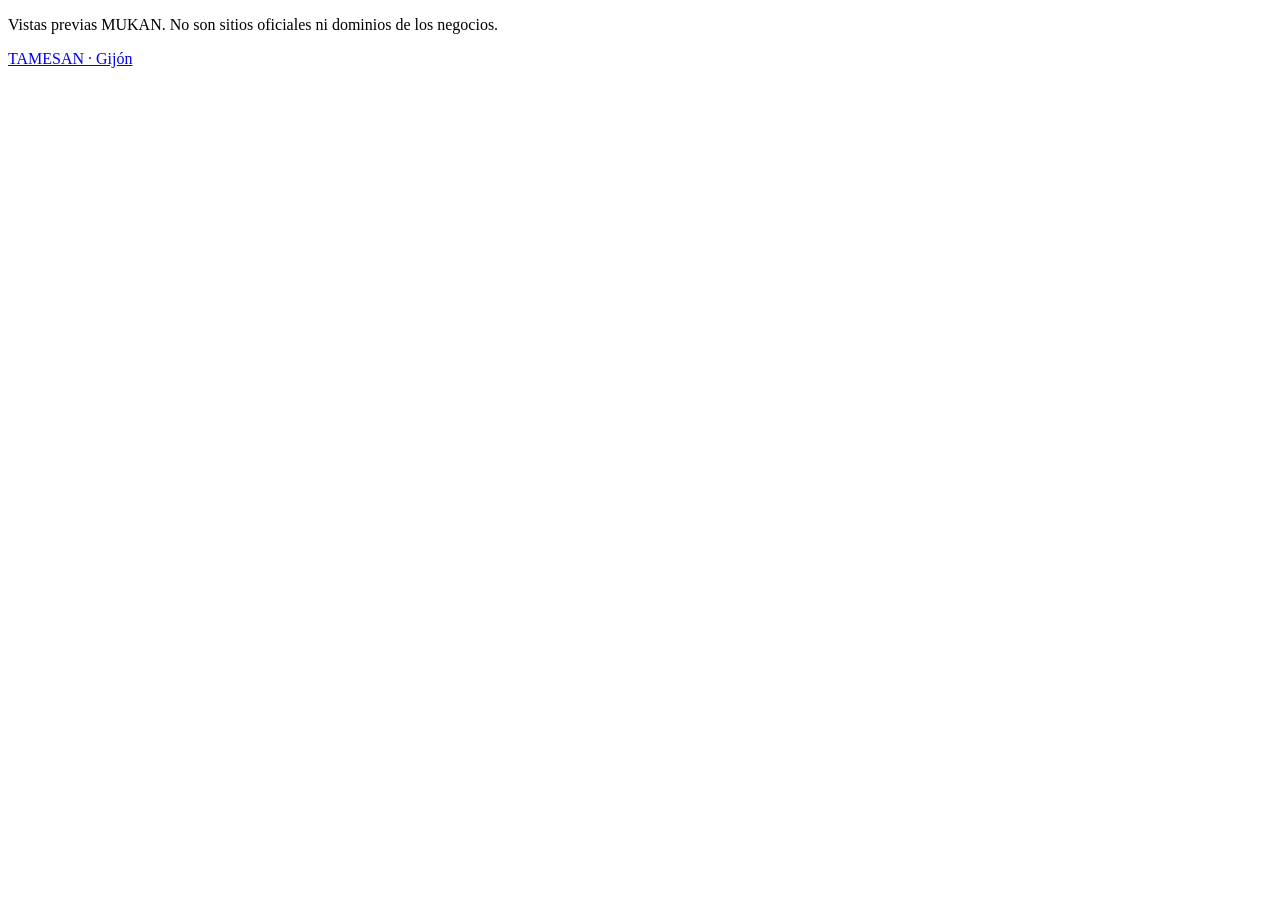
<file: index.html>
<!doctype html>
<html lang="es">
<head>
  <meta charset="utf-8" />
  <meta name="viewport" content="width=device-width, initial-scale=1" />
  <meta name="robots" content="noindex, nofollow" />
  <title>MUKAN · vistas previas</title>
</head>
<body>
  <p>Vistas previas MUKAN. No son sitios oficiales ni dominios de los negocios.</p>
  <p><a href="./tamesan/">TAMESAN · Gijón</a></p>
</body>
</html>
</file>
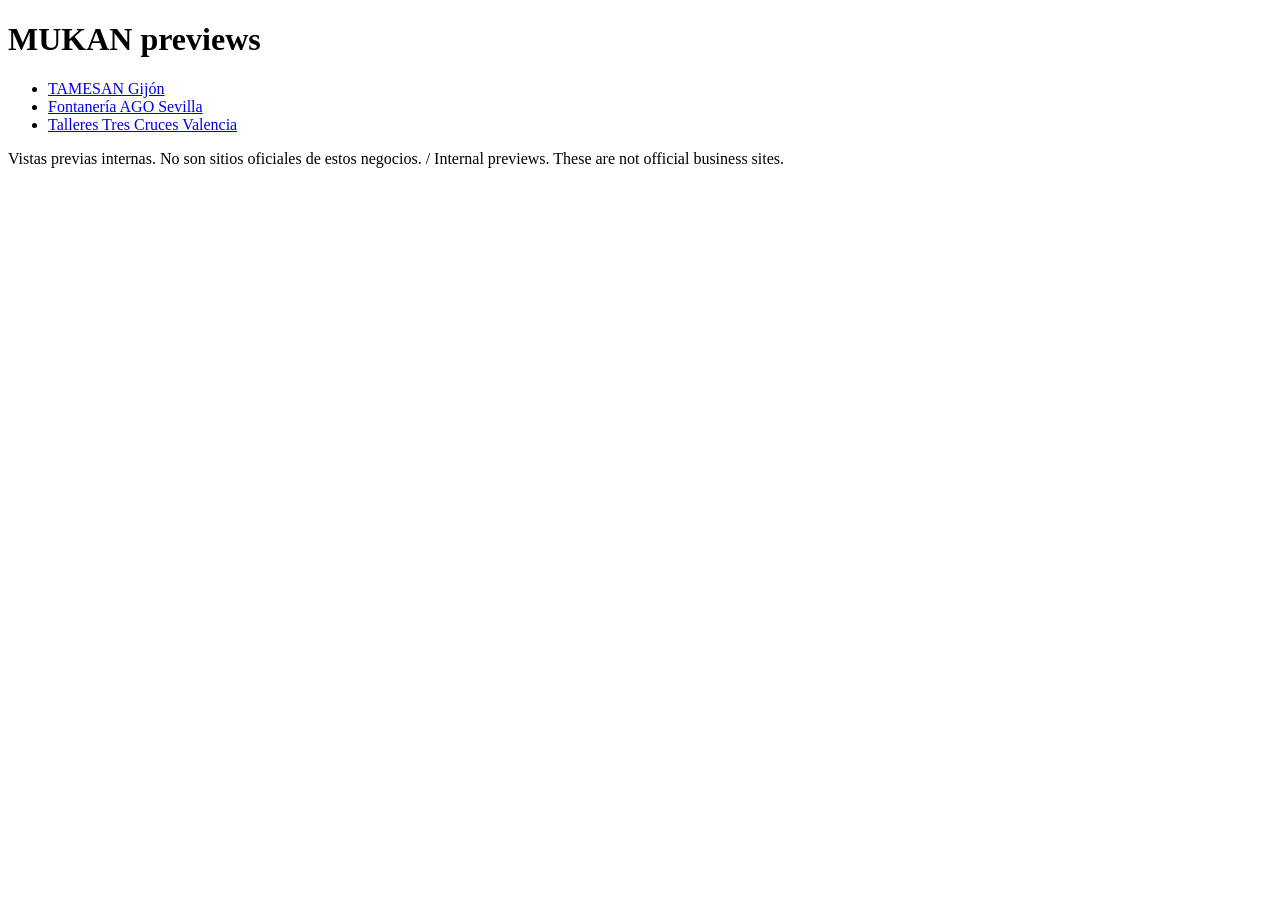
<file: docs/index.html>
<!doctype html>
<html lang="es">
  <head>
    <meta charset="utf-8" />
    <meta name="viewport" content="width=device-width, initial-scale=1" />
    <meta name="robots" content="noindex, nofollow" />
    <title>MUKAN previews</title>
  </head>
  <body>
    <h1>MUKAN previews</h1>
    <ul>
      <li><a href="./tamesan/">TAMESAN Gijón</a></li>
      <li><a href="./ago/">Fontanería AGO Sevilla</a></li>
      <li><a href="./tres-cruces/">Talleres Tres Cruces Valencia</a></li>
    </ul>
    <p>
      Vistas previas internas. No son sitios oficiales de estos negocios. /
      Internal previews. These are not official business sites.
    </p>
  </body>
</html>
</file>
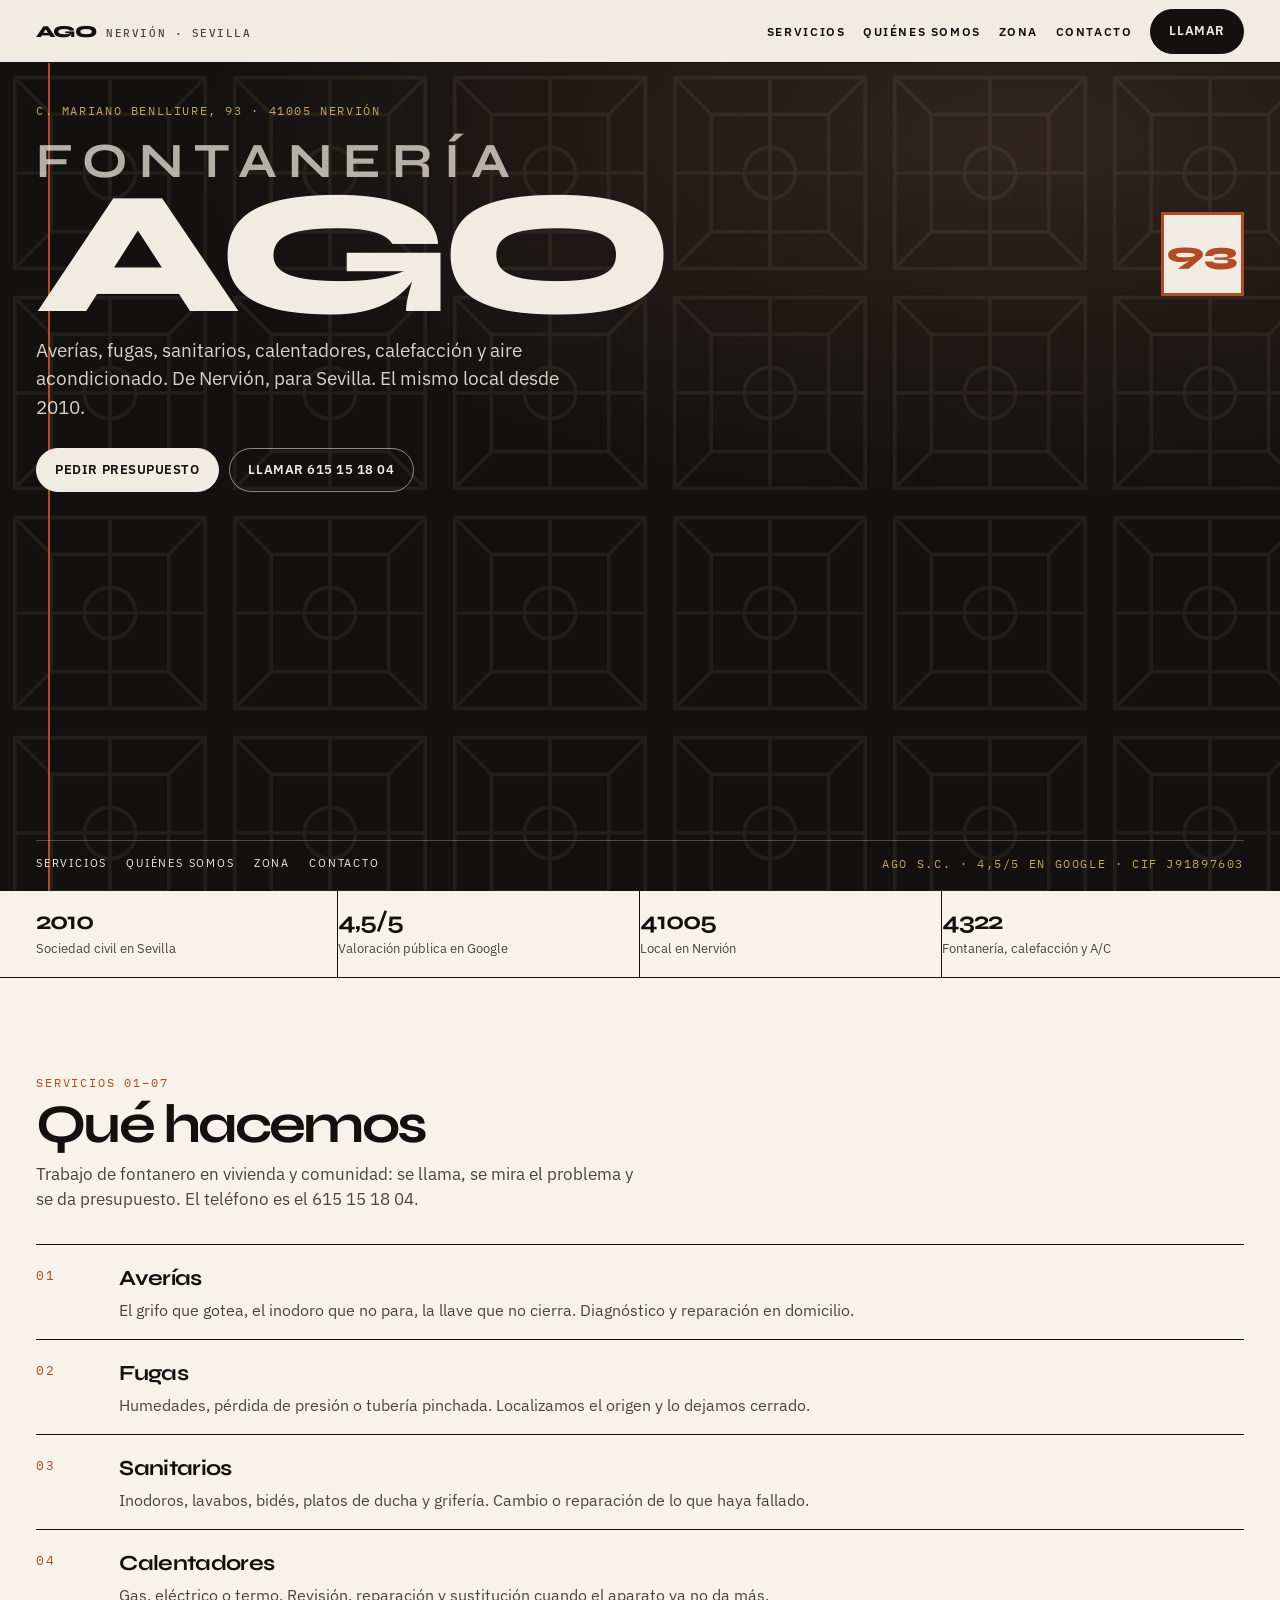
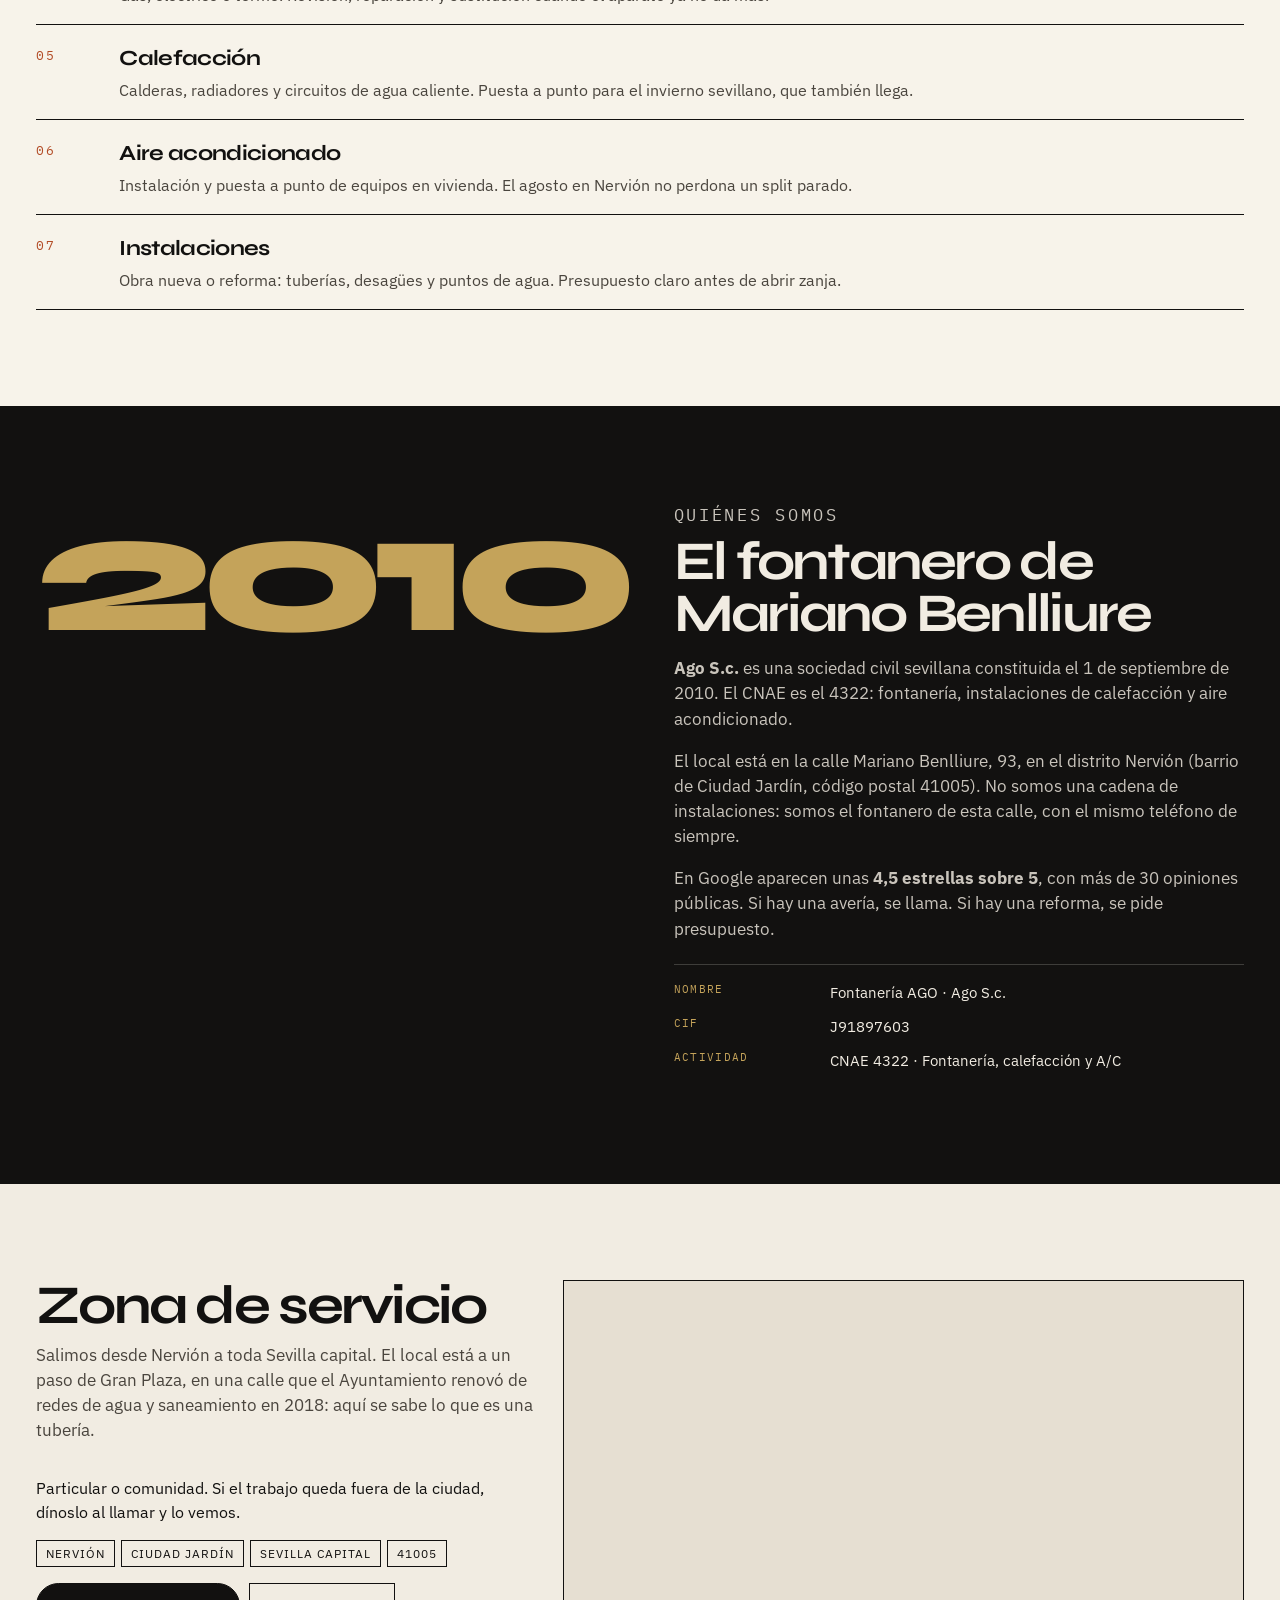
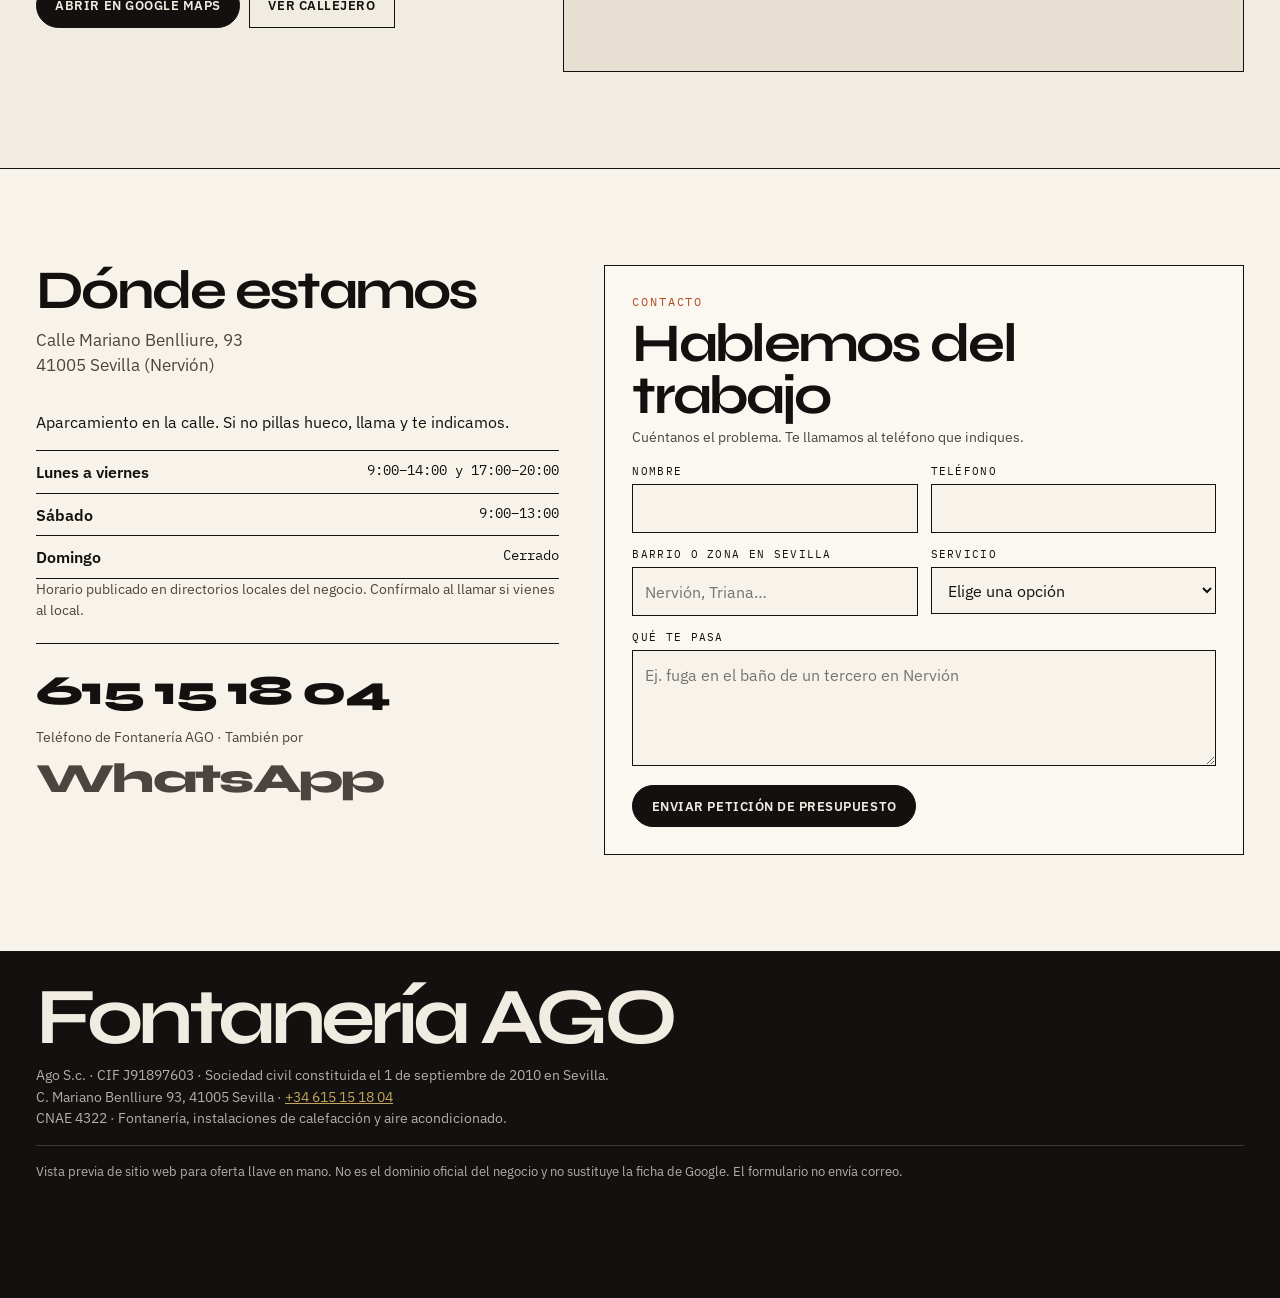
<file: docs/ago/index.html>
<!DOCTYPE html>
<html lang="es-ES">
  <head>
    <meta charset="UTF-8" />
    <meta name="viewport" content="width=device-width, initial-scale=1" />
    <meta name="robots" content="noindex, nofollow" />
    <title>Fontanería AGO · Fontanero en Nervión, Sevilla</title>
    <meta
      name="description"
      content="Fontanería AGO (Ago S.c.), fontanero en C. Mariano Benlliure 93, Nervión, Sevilla. Averías, fugas, sanitarios, calentadores, calefacción y aire acondicionado. Desde 2010."
    />
    <link rel="icon" href="./favicon.svg" type="image/svg+xml" />
    <link rel="preconnect" href="https://fonts.googleapis.com" />
    <link rel="preconnect" href="https://fonts.gstatic.com" crossorigin />
    <link
      href="https://fonts.googleapis.com/css2?family=IBM+Plex+Mono:wght@400;500&family=IBM+Plex+Sans:wght@400;500;600;700&family=Syne:wght@600;700;800&display=swap"
      rel="stylesheet"
    />
    <script type="application/ld+json">
      {
        "@context": "https://schema.org",
        "@type": "Plumber",
        "name": "Fontanería AGO",
        "legalName": "Ago S.c.",
        "taxID": "J91897603",
        "foundingDate": "2010-09-01",
        "telephone": "+34615151804",
        "address": {
          "@type": "PostalAddress",
          "streetAddress": "Calle Mariano Benlliure 93",
          "addressLocality": "Sevilla",
          "addressRegion": "Andalucía",
          "postalCode": "41005",
          "addressCountry": "ES"
        },
        "geo": {
          "@type": "GeoCoordinates",
          "latitude": 37.38289,
          "longitude": -5.96246
        },
        "areaServed": {
          "@type": "City",
          "name": "Sevilla"
        },
        "openingHoursSpecification": [
          {
            "@type": "OpeningHoursSpecification",
            "dayOfWeek": ["Monday", "Tuesday", "Wednesday", "Thursday", "Friday"],
            "opens": "09:00",
            "closes": "14:00"
          },
          {
            "@type": "OpeningHoursSpecification",
            "dayOfWeek": ["Monday", "Tuesday", "Wednesday", "Thursday", "Friday"],
            "opens": "17:00",
            "closes": "20:00"
          },
          {
            "@type": "OpeningHoursSpecification",
            "dayOfWeek": "Saturday",
            "opens": "09:00",
            "closes": "13:00"
          }
        ],
        "aggregateRating": {
          "@type": "AggregateRating",
          "ratingValue": "4.5",
          "bestRating": "5",
          "reviewCount": "30"
        },
        "priceRange": "€€"
      }
    </script>
    <script type="module" crossorigin src="./assets/index-B45Kk5ba.js"></script>
    <link rel="stylesheet" crossorigin href="./assets/index-OzgDUflW.css">
  </head>
  <body>
    <a class="skip" href="index.html#contenido">Saltar al contenido</a>

    <header class="site-header">
      <div class="wrap">
        <a class="brand" href="index.html#inicio">AGO <span>Nervión · Sevilla</span></a>
        <button class="nav-toggle" type="button" aria-expanded="false" aria-controls="menu" aria-label="Abrir menú">
          <span></span><span></span><span></span>
        </button>
        <nav class="nav" id="menu">
          <a href="index.html#servicios">Servicios</a>
          <a href="index.html#quienes">Quiénes somos</a>
          <a href="index.html#zona">Zona</a>
          <a href="index.html#contacto">Contacto</a>
          <a class="btn" href="tel:+34615151804">Llamar</a>
        </nav>
      </div>
    </header>

    <main id="contenido">
      <section class="hero" id="inicio">
        <div class="hero-rail" aria-hidden="true"></div>
        <div class="plaque" aria-hidden="true">93</div>
        <div>
          <p class="hero-kicker">C. Mariano Benlliure, 93 · 41005 Nervión</p>
          <h1><span>FONTANERÍA</span>AGO</h1>
          <p class="lede">
            Averías, fugas, sanitarios, calentadores, calefacción y aire acondicionado.
            De Nervión, para Sevilla. El mismo local desde 2010.
          </p>
          <div class="hero-actions">
            <a class="btn" href="index.html#contacto">Pedir presupuesto</a>
            <a class="btn btn-ghost" href="tel:+34615151804">Llamar 615 15 18 04</a>
          </div>
        </div>
        <div class="hero-dock">
          <nav aria-label="En el sitio">
            <a href="index.html#servicios">Servicios</a>
            <a href="index.html#quienes">Quiénes somos</a>
            <a href="index.html#zona">Zona</a>
            <a href="index.html#contacto">Contacto</a>
          </nav>
          <p class="hero-caption">Ago S.c. · 4,5/5 en Google · CIF J91897603</p>
        </div>
      </section>

      <section class="trust" aria-label="Datos del negocio">
        <div class="wrap">
          <ul>
            <li><strong>2010</strong><span>Sociedad civil en Sevilla</span></li>
            <li><strong>4,5/5</strong><span>Valoración pública en Google</span></li>
            <li><strong>41005</strong><span>Local en Nervión</span></li>
            <li><strong>4322</strong><span>Fontanería, calefacción y A/C</span></li>
          </ul>
        </div>
      </section>

      <section class="section services" id="servicios">
        <div class="wrap">
          <p class="kicker">Servicios 01–07</p>
          <h2>Qué hacemos</h2>
          <p class="section-lead">
            Trabajo de fontanero en vivienda y comunidad: se llama, se mira el problema y se da presupuesto.
            El teléfono es el 615 15 18 04.
          </p>
          <ol class="service-index">
            <li>
              <span class="idx">01</span>
              <div>
                <h3>Averías</h3>
                <p>El grifo que gotea, el inodoro que no para, la llave que no cierra. Diagnóstico y reparación en domicilio.</p>
              </div>
            </li>
            <li>
              <span class="idx">02</span>
              <div>
                <h3>Fugas</h3>
                <p>Humedades, pérdida de presión o tubería pinchada. Localizamos el origen y lo dejamos cerrado.</p>
              </div>
            </li>
            <li>
              <span class="idx">03</span>
              <div>
                <h3>Sanitarios</h3>
                <p>Inodoros, lavabos, bidés, platos de ducha y grifería. Cambio o reparación de lo que haya fallado.</p>
              </div>
            </li>
            <li>
              <span class="idx">04</span>
              <div>
                <h3>Calentadores</h3>
                <p>Gas, eléctrico o termo. Revisión, reparación y sustitución cuando el aparato ya no da más.</p>
              </div>
            </li>
            <li>
              <span class="idx">05</span>
              <div>
                <h3>Calefacción</h3>
                <p>Calderas, radiadores y circuitos de agua caliente. Puesta a punto para el invierno sevillano, que también llega.</p>
              </div>
            </li>
            <li>
              <span class="idx">06</span>
              <div>
                <h3>Aire acondicionado</h3>
                <p>Instalación y puesta a punto de equipos en vivienda. El agosto en Nervión no perdona un split parado.</p>
              </div>
            </li>
            <li>
              <span class="idx">07</span>
              <div>
                <h3>Instalaciones</h3>
                <p>Obra nueva o reforma: tuberías, desagües y puntos de agua. Presupuesto claro antes de abrir zanja.</p>
              </div>
            </li>
          </ol>
        </div>
      </section>

      <section class="section about" id="quienes">
        <div class="wrap">
          <div class="year" aria-hidden="true">2010</div>
          <div class="about-copy">
            <p class="kicker">Quiénes somos</p>
            <h2>El fontanero de Mariano Benlliure</h2>
            <p>
              <strong>Ago S.c.</strong> es una sociedad civil sevillana constituida el 1 de septiembre de 2010.
              El CNAE es el 4322: fontanería, instalaciones de calefacción y aire acondicionado.
            </p>
            <p>
              El local está en la calle Mariano Benlliure, 93, en el distrito Nervión (barrio de Ciudad Jardín, código postal 41005).
              No somos una cadena de instalaciones: somos el fontanero de esta calle, con el mismo teléfono de siempre.
            </p>
            <p>
              En Google aparecen unas <strong>4,5 estrellas sobre 5</strong>, con más de 30 opiniones públicas.
              Si hay una avería, se llama. Si hay una reforma, se pide presupuesto.
            </p>
            <dl class="facts">
              <div>
                <dt>Nombre</dt>
                <dd>Fontanería AGO · Ago S.c.</dd>
              </div>
              <div>
                <dt>CIF</dt>
                <dd>J91897603</dd>
              </div>
              <div>
                <dt>Actividad</dt>
                <dd>CNAE 4322 · Fontanería, calefacción y A/C</dd>
              </div>
            </dl>
          </div>
        </div>
      </section>

      <section class="section zona" id="zona">
        <div class="wrap">
          <div class="zona-grid">
            <div>
              <h2>Zona de servicio</h2>
              <p class="section-lead">
                Salimos desde Nervión a toda Sevilla capital. El local está a un paso de Gran Plaza,
                en una calle que el Ayuntamiento renovó de redes de agua y saneamiento en 2018: aquí se sabe lo que es una tubería.
              </p>
              <p>
                Particular o comunidad. Si el trabajo queda fuera de la ciudad, dínoslo al llamar y lo vemos.
              </p>
              <ul class="barrios" aria-label="Zona">
                <li>Nervión</li>
                <li>Ciudad Jardín</li>
                <li>Sevilla capital</li>
                <li>41005</li>
              </ul>
              <div class="map-actions">
                <a
                  class="btn"
                  href="https://maps.google.com/maps/place/fontaneria+ago/data=!4m2!3m1!1s0xd126fe13e2336d7:0x3cf5d202a902f933"
                  target="_blank"
                  rel="noopener noreferrer"
                  >Abrir en Google Maps</a
                >
                <a
                  class="btn btn-line"
                  href="https://www.openstreetmap.org/?mlat=37.38289&amp;mlon=-5.96246#map=18/37.38289/-5.96246"
                  target="_blank"
                  rel="noopener noreferrer"
                  >Ver callejero</a
                >
              </div>
            </div>
            <div class="map-frame">
              <iframe
                title="Mapa de Calle Mariano Benlliure 93, Sevilla"
                src="https://www.openstreetmap.org/export/embed.html?bbox=-5.96646%2C37.38039%2C-5.95846%2C37.38539&amp;layer=mapnik&amp;marker=37.38289%2C-5.96246"
                loading="lazy"
                referrerpolicy="no-referrer-policy"
              ></iframe>
            </div>
          </div>
        </div>
      </section>

      <section class="section contacto" id="contacto">
        <div class="wrap">
          <div>
            <h2>Dónde estamos</h2>
            <p class="section-lead">
              Calle Mariano Benlliure, 93<br />
              41005 Sevilla (Nervión)
            </p>
            <p>Aparcamiento en la calle. Si no pillas hueco, llama y te indicamos.</p>
            <ul class="hours">
              <li>Lunes a viernes <span>9:00–14:00 y 17:00–20:00</span></li>
              <li>Sábado <span>9:00–13:00</span></li>
              <li>Domingo <span>Cerrado</span></li>
            </ul>
            <p class="form-note">Horario publicado en directorios locales del negocio. Confírmalo al llamar si vienes al local.</p>
            <div class="phone-block">
              <a href="tel:+34615151804">615 15 18 04</a>
              <p>Teléfono de Fontanería AGO · También por <a href="https://wa.me/34615151804">WhatsApp</a></p>
            </div>
          </div>

          <form class="form" id="presupuesto" action="index.html#" method="post" novalidate>
            <p class="kicker">Contacto</p>
            <h2>Hablemos del trabajo</h2>
            <p class="form-note">Cuéntanos el problema. Te llamamos al teléfono que indiques.</p>
            <div class="form-success" tabindex="-1" role="status">
              Solicitud anotada en esta vista previa. El formulario no envía el mensaje a ningún buzón:
              para un trabajo real, llama al <a href="tel:+34615151804">615 15 18 04</a>.
            </div>
            <div class="form-fields">
              <div class="form-row">
                <div class="field">
                  <label for="nombre">Nombre</label>
                  <input id="nombre" name="nombre" type="text" autocomplete="name" required />
                </div>
                <div class="field">
                  <label for="telefono">Teléfono</label>
                  <input id="telefono" name="telefono" type="tel" autocomplete="tel" inputmode="tel" required />
                </div>
              </div>
              <div class="form-row">
                <div class="field">
                  <label for="zona">Barrio o zona en Sevilla</label>
                  <input id="zona" name="zona" type="text" placeholder="Nervión, Triana…" />
                </div>
                <div class="field">
                  <label for="servicio">Servicio</label>
                  <select id="servicio" name="servicio" required>
                    <option value="">Elige una opción</option>
                    <option>Avería</option>
                    <option>Fuga</option>
                    <option>Sanitarios</option>
                    <option>Calentador</option>
                    <option>Calefacción</option>
                    <option>Aire acondicionado</option>
                    <option>Instalación</option>
                    <option>Otro</option>
                  </select>
                </div>
              </div>
              <div class="field">
                <label for="mensaje">Qué te pasa</label>
                <textarea id="mensaje" name="mensaje" required placeholder="Ej. fuga en el baño de un tercero en Nervión"></textarea>
              </div>
              <button class="btn" type="submit">Enviar petición de presupuesto</button>
            </div>
          </form>
        </div>
      </section>
    </main>

    <footer class="site-footer">
      <div class="wrap">
        <strong>Fontanería AGO</strong>
        <div>Ago S.c. · CIF J91897603 · Sociedad civil constituida el 1 de septiembre de 2010 en Sevilla.</div>
        <div>C. Mariano Benlliure 93, 41005 Sevilla · <a href="tel:+34615151804">+34 615 15 18 04</a></div>
        <div>CNAE 4322 · Fontanería, instalaciones de calefacción y aire acondicionado.</div>
        <p class="preview-note">
          Vista previa de sitio web para oferta llave en mano. No es el dominio oficial del negocio
          y no sustituye la ficha de Google. El formulario no envía correo.
        </p>
      </div>
    </footer>

    <nav class="mobile-cta" aria-label="Acciones rápidas">
      <a href="tel:+34615151804">Llamar</a>
      <a href="https://wa.me/34615151804">WhatsApp</a>
      <a href="index.html#contacto">Presupuesto</a>
    </nav>

  </body>
</html>
</file>
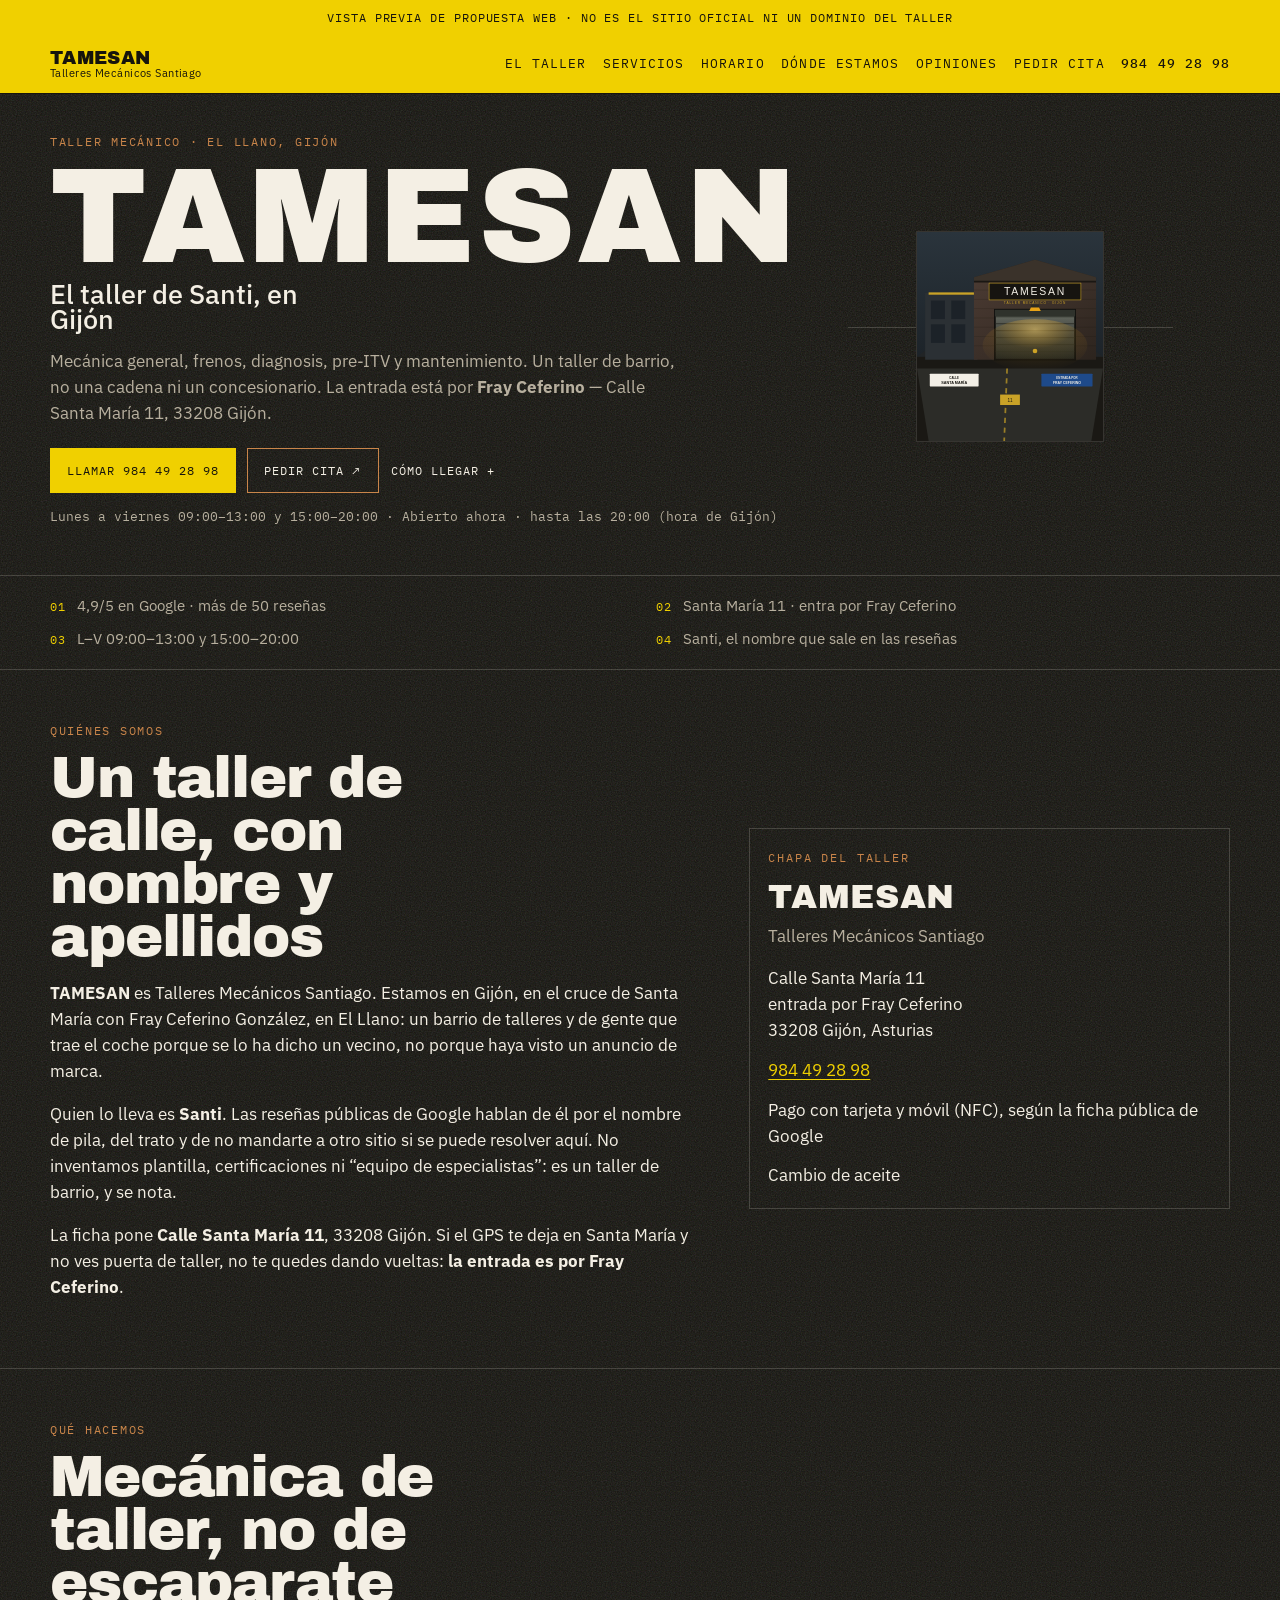
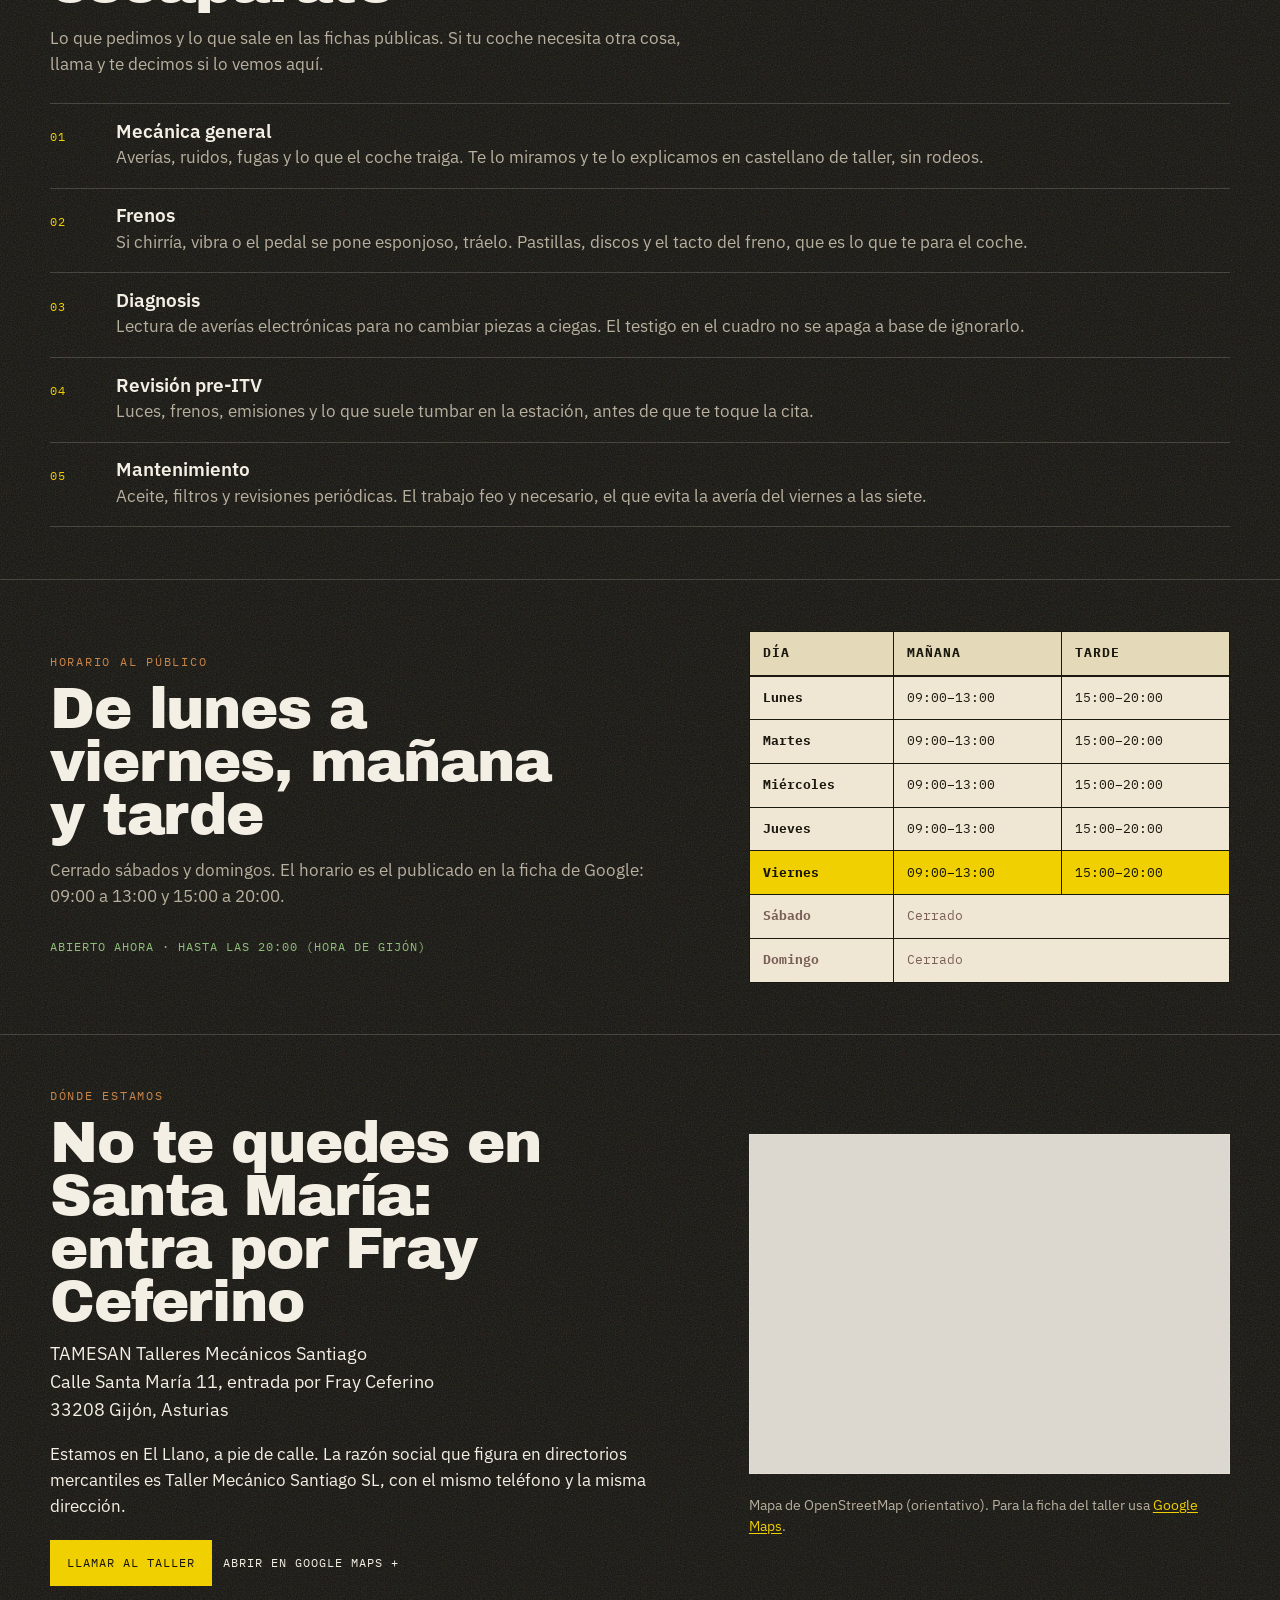
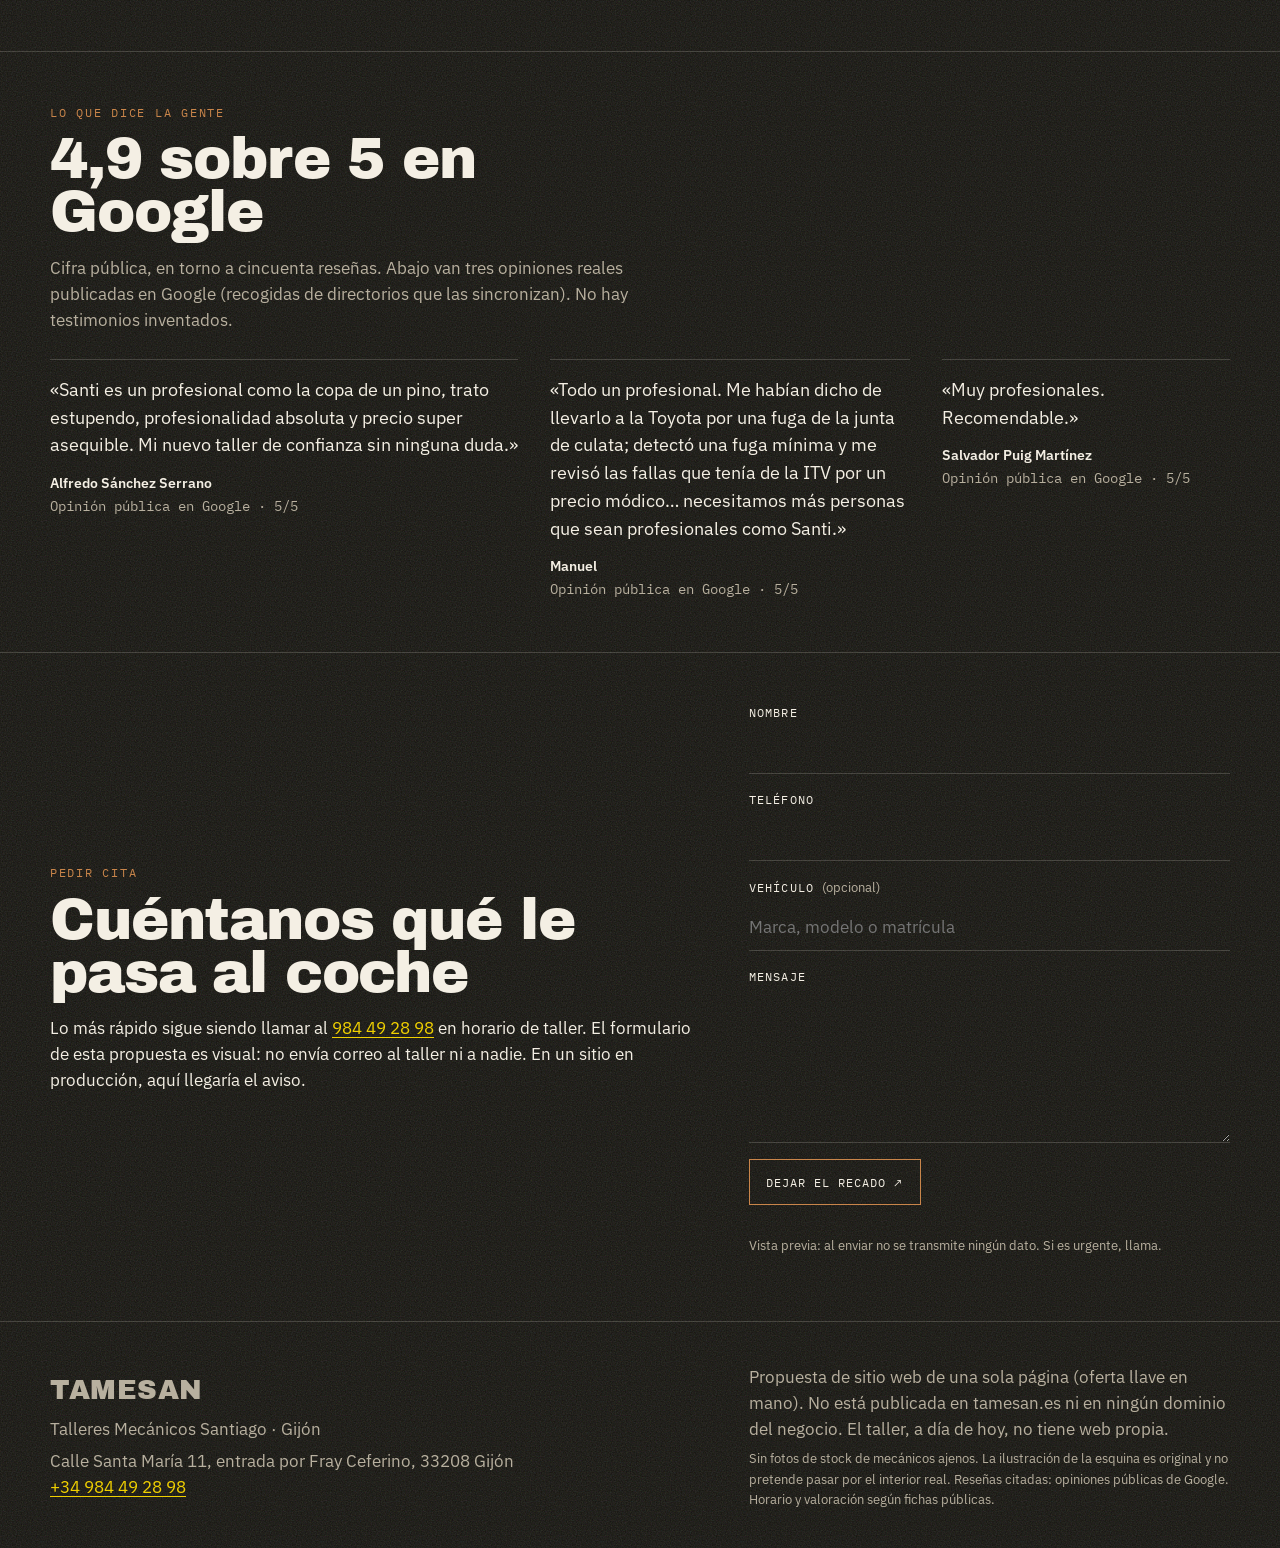
<file: docs/tamesan/index.html>
<!doctype html>
<html lang="es-ES">
  <head>
    <meta charset="UTF-8" />
    <meta name="viewport" content="width=device-width, initial-scale=1" />
    <meta name="robots" content="noindex, nofollow" />
    <meta
      name="description"
      content="Propuesta de sitio web para TAMESAN, Talleres Mecánicos Santiago: taller de barrio en Gijón. Mecánica general, frenos, diagnosis, pre-ITV y mantenimiento. Calle Santa María 11, entrada por Fray Ceferino."
    />
    <title>TAMESAN · Talleres Mecánicos Santiago · Gijón (propuesta de web)</title>
    <link rel="icon" type="image/svg+xml" href="./favicon.svg" />
    <link rel="preconnect" href="https://fonts.googleapis.com" />
    <link rel="preconnect" href="https://fonts.gstatic.com" crossorigin />
    <link
      href="https://fonts.googleapis.com/css2?family=Archivo+Black&family=IBM+Plex+Mono:wght@400;500&family=IBM+Plex+Sans:ital,wght@0,400;0,500;0,600;1,400&display=swap"
      rel="stylesheet"
    />
    <script type="module" crossorigin src="./assets/index-DLm_Iqns.js"></script>
    <link rel="stylesheet" crossorigin href="./assets/index-CvjvAKNM.css">
  </head>
  <body>
    <a class="skip" href="#contenido">Saltar al contenido</a>

    <p class="preview-bar">
      Vista previa de propuesta web · no es el sitio oficial ni un dominio del taller
    </p>

    <header class="site-header">
      <div class="wrap header-inner">
        <a class="brand" href="#inicio">
          <span class="brand-mark">TAMESAN</span>
          <span class="brand-sub">Talleres Mecánicos Santiago</span>
        </a>
        <button class="nav-toggle" type="button" aria-expanded="false" aria-controls="menu">
          Menú
        </button>
        <nav id="menu" class="nav" aria-label="Principal">
          <a href="#taller">El taller</a>
          <a href="#servicios">Servicios</a>
          <a href="#horario">Horario</a>
          <a href="#donde">Dónde estamos</a>
          <a href="#opiniones">Opiniones</a>
          <a href="#cita">Pedir cita</a>
          <a class="nav-call" href="tel:+34984492898">984 49 28 98</a>
        </nav>
      </div>
    </header>

    <main id="contenido">
      <section id="inicio" class="hero">
        <div class="wrap hero-grid">
          <div class="hero-copy">
            <p class="eyebrow">Taller mecánico · El Llano, Gijón</p>
            <h1>
              <span class="wordmark">TAMESAN</span>
              <span class="lede">El taller de Santi, en Gijón</span>
            </h1>
            <p class="hero-text">
              Mecánica general, frenos, diagnosis, pre-ITV y mantenimiento. Un taller de
              barrio, no una cadena ni un concesionario. La entrada está por
              <strong>Fray Ceferino</strong> — Calle Santa María 11, 33208 Gijón.
            </p>
            <div class="hero-actions">
              <a class="btn btn-yellow" href="tel:+34984492898">Llamar 984 49 28 98</a>
              <a class="btn btn-ghost" href="#cita">Pedir cita <span class="arrow" aria-hidden="true">↗</span></a>
              <a
                class="btn btn-text"
                href="https://www.google.com/maps/search/?api=1&query=TAMESAN+Talleres+Mec%C3%A1nicos+Santiago&query_place_id=ChIJ9R_sHYt8Ng0R7fsijIQvaQk"
                target="_blank"
                rel="noopener noreferrer"
              >
                Cómo llegar +
              </a>
            </div>
            <p class="hero-meta" id="estado-horario" data-hours>
              Lunes a viernes 09:00–13:00 y 15:00–20:00 · sábados y domingos cerrado
            </p>
          </div>
          <figure class="hero-art">
            <img
              src="./taller-esquina.svg"
              width="640"
              height="720"
              alt="Ilustración original de una nave de taller en esquina, con placas de Calle Santa María y entrada por Fray Ceferino. No es una fotografía del local."
            />
          </figure>
        </div>
      </section>

      <section class="trust" aria-label="Datos públicos">
        <div class="wrap trust-line">
          <p><span class="mono">01</span> 4,9/5 en Google · más de 50 reseñas</p>
          <p><span class="mono">02</span> Santa María 11 · entra por Fray Ceferino</p>
          <p><span class="mono">03</span> L–V 09:00–13:00 y 15:00–20:00</p>
          <p><span class="mono">04</span> Santi, el nombre que sale en las reseñas</p>
        </div>
      </section>

      <section id="taller" class="section about">
        <div class="wrap about-grid">
          <div>
            <p class="eyebrow">Quiénes somos</p>
            <h2>Un taller de calle, con nombre y apellidos</h2>
            <p>
              <strong>TAMESAN</strong> es Talleres Mecánicos Santiago. Estamos en Gijón, en
              el cruce de Santa María con Fray Ceferino González, en El Llano: un barrio de
              talleres y de gente que trae el coche porque se lo ha dicho un vecino, no
              porque haya visto un anuncio de marca.
            </p>
            <p>
              Quien lo lleva es <strong>Santi</strong>. Las reseñas públicas de Google
              hablan de él por el nombre de pila, del trato y de no mandarte a otro sitio
              si se puede resolver aquí. No inventamos plantilla, certificaciones ni
              “equipo de especialistas”: es un taller de barrio, y se nota.
            </p>
            <p>
              La ficha pone <strong>Calle Santa María 11</strong>, 33208 Gijón. Si el GPS te
              deja en Santa María y no ves puerta de taller, no te quedes dando vueltas:
              <strong>la entrada es por Fray Ceferino</strong>.
            </p>
          </div>
          <aside class="plate" aria-label="Datos de contacto">
            <p class="plate-kicker">Chapa del taller</p>
            <p class="plate-name">TAMESAN</p>
            <p class="plate-legal">Talleres Mecánicos Santiago</p>
            <ul class="plate-list">
              <li>
                Calle Santa María 11<br />
                entrada por Fray Ceferino<br />
                33208 Gijón, Asturias
              </li>
              <li>
                <a href="tel:+34984492898">984 49 28 98</a>
              </li>
              <li>Pago con tarjeta y móvil (NFC), según la ficha pública de Google</li>
              <li>Cambio de aceite</li>
            </ul>
          </aside>
        </div>
      </section>

      <section id="servicios" class="section services">
        <div class="wrap">
          <p class="eyebrow">Qué hacemos</p>
          <h2>Mecánica de taller, no de escaparate</h2>
          <p class="section-lead">
            Lo que pedimos y lo que sale en las fichas públicas. Si tu coche necesita otra
            cosa, llama y te decimos si lo vemos aquí.
          </p>
          <ol class="service-list">
            <li>
              <span class="mono">01</span>
              <div>
                <h3>Mecánica general</h3>
                <p>
                  Averías, ruidos, fugas y lo que el coche traiga. Te lo miramos y te lo
                  explicamos en castellano de taller, sin rodeos.
                </p>
              </div>
            </li>
            <li>
              <span class="mono">02</span>
              <div>
                <h3>Frenos</h3>
                <p>
                  Si chirría, vibra o el pedal se pone esponjoso, tráelo. Pastillas, discos y
                  el tacto del freno, que es lo que te para el coche.
                </p>
              </div>
            </li>
            <li>
              <span class="mono">03</span>
              <div>
                <h3>Diagnosis</h3>
                <p>
                  Lectura de averías electrónicas para no cambiar piezas a ciegas. El testigo
                  en el cuadro no se apaga a base de ignorarlo.
                </p>
              </div>
            </li>
            <li>
              <span class="mono">04</span>
              <div>
                <h3>Revisión pre-ITV</h3>
                <p>
                  Luces, frenos, emisiones y lo que suele tumbar en la estación, antes de que
                  te toque la cita.
                </p>
              </div>
            </li>
            <li>
              <span class="mono">05</span>
              <div>
                <h3>Mantenimiento</h3>
                <p>
                  Aceite, filtros y revisiones periódicas. El trabajo feo y necesario, el que
                  evita la avería del viernes a las siete.
                </p>
              </div>
            </li>
          </ol>
        </div>
      </section>

      <section id="horario" class="section hours">
        <div class="wrap hours-grid">
          <div>
            <p class="eyebrow">Horario al público</p>
            <h2>De lunes a viernes, mañana y tarde</h2>
            <p class="section-lead">
              Cerrado sábados y domingos. El horario es el publicado en la ficha de Google:
              09:00 a 13:00 y 15:00 a 20:00.
            </p>
            <p class="now-pill" data-open-pill>Consultando horario de Gijón…</p>
          </div>
          <table class="hours-table">
            <caption class="sr-only">Horario semanal</caption>
            <thead>
              <tr>
                <th scope="col">Día</th>
                <th scope="col">Mañana</th>
                <th scope="col">Tarde</th>
              </tr>
            </thead>
            <tbody>
              <tr>
                <th scope="row">Lunes</th>
                <td>09:00–13:00</td>
                <td>15:00–20:00</td>
              </tr>
              <tr>
                <th scope="row">Martes</th>
                <td>09:00–13:00</td>
                <td>15:00–20:00</td>
              </tr>
              <tr>
                <th scope="row">Miércoles</th>
                <td>09:00–13:00</td>
                <td>15:00–20:00</td>
              </tr>
              <tr>
                <th scope="row">Jueves</th>
                <td>09:00–13:00</td>
                <td>15:00–20:00</td>
              </tr>
              <tr>
                <th scope="row">Viernes</th>
                <td>09:00–13:00</td>
                <td>15:00–20:00</td>
              </tr>
              <tr class="closed-row">
                <th scope="row">Sábado</th>
                <td colspan="2">Cerrado</td>
              </tr>
              <tr class="closed-row">
                <th scope="row">Domingo</th>
                <td colspan="2">Cerrado</td>
              </tr>
            </tbody>
          </table>
        </div>
      </section>

      <section id="donde" class="section location">
        <div class="wrap location-grid">
          <div>
            <p class="eyebrow">Dónde estamos</p>
            <h2>No te quedes en Santa María: entra por Fray Ceferino</h2>
            <address class="addr">
              TAMESAN Talleres Mecánicos Santiago<br />
              Calle Santa María 11, entrada por Fray Ceferino<br />
              33208 Gijón, Asturias
            </address>
            <p>
              Estamos en El Llano, a pie de calle. La razón social que figura en directorios
              mercantiles es Taller Mecánico Santiago SL, con el mismo teléfono y la misma
              dirección.
            </p>
            <div class="location-actions">
              <a class="btn btn-yellow" href="tel:+34984492898">Llamar al taller</a>
              <a
                class="btn btn-text"
                href="https://www.google.com/maps/search/?api=1&query=TAMESAN+Talleres+Mec%C3%A1nicos+Santiago&query_place_id=ChIJ9R_sHYt8Ng0R7fsijIQvaQk"
                target="_blank"
                rel="noopener noreferrer"
              >
                Abrir en Google Maps +
              </a>
            </div>
          </div>
          <div class="map-frame">
            <iframe
              title="Mapa de OpenStreetMap: Calle Santa María con Fray Ceferino, Gijón"
              src="https://www.openstreetmap.org/export/embed.html?bbox=-5.6678%2C43.5319%2C-5.6624%2C43.5346&amp;layer=mapnik&amp;marker=43.53323%2C-5.66507"
              loading="lazy"
              referrerpolicy="no-referrer-when-downgrade"
            ></iframe>
            <p class="map-note">
              Mapa de OpenStreetMap (orientativo). Para la ficha del taller usa
              <a
                href="https://www.google.com/maps/search/?api=1&query=TAMESAN+Talleres+Mec%C3%A1nicos+Santiago&query_place_id=ChIJ9R_sHYt8Ng0R7fsijIQvaQk"
                target="_blank"
                rel="noopener noreferrer"
                >Google Maps</a
              >.
            </p>
          </div>
        </div>
      </section>

      <section id="opiniones" class="section reviews">
        <div class="wrap">
          <p class="eyebrow">Lo que dice la gente</p>
          <h2>4,9 sobre 5 en Google</h2>
          <p class="section-lead">
            Cifra pública, en torno a cincuenta reseñas. Abajo van tres opiniones reales
            publicadas en Google (recogidas de directorios que las sincronizan). No hay
            testimonios inventados.
          </p>
          <ul class="quotes">
            <li class="quote">
              <p>
                «Santi es un profesional como la copa de un pino, trato estupendo,
                profesionalidad absoluta y precio super asequible. Mi nuevo taller de
                confianza sin ninguna duda.»
              </p>
              <footer>
                <cite>Alfredo Sánchez Serrano</cite>
                <span>Opinión pública en Google · 5/5</span>
              </footer>
            </li>
            <li class="quote">
              <p>
                «Todo un profesional. Me habían dicho de llevarlo a la Toyota por una fuga
                de la junta de culata; detectó una fuga mínima y me revisó las fallas que
                tenía de la ITV por un precio módico… necesitamos más personas que sean
                profesionales como Santi.»
              </p>
              <footer>
                <cite>Manuel</cite>
                <span>Opinión pública en Google · 5/5</span>
              </footer>
            </li>
            <li class="quote">
              <p>«Muy profesionales. Recomendable.»</p>
              <footer>
                <cite>Salvador Puig Martínez</cite>
                <span>Opinión pública en Google · 5/5</span>
              </footer>
            </li>
          </ul>
        </div>
      </section>

      <section id="cita" class="section contact">
        <div class="wrap contact-grid">
          <div>
            <p class="eyebrow">Pedir cita</p>
            <h2>Cuéntanos qué le pasa al coche</h2>
            <p>
              Lo más rápido sigue siendo llamar al
              <a href="tel:+34984492898">984 49 28 98</a> en horario de taller. El
              formulario de esta propuesta es visual: no envía correo al taller ni a nadie.
              En un sitio en producción, aquí llegaría el aviso.
            </p>
          </div>
          <form class="form" id="form-cita" novalidate>
            <div class="field">
              <label for="nombre">Nombre</label>
              <input id="nombre" name="nombre" type="text" autocomplete="name" required />
            </div>
            <div class="field">
              <label for="telefono">Teléfono</label>
              <input
                id="telefono"
                name="telefono"
                type="tel"
                inputmode="tel"
                autocomplete="tel"
                required
              />
            </div>
            <div class="field">
              <label for="vehiculo">Vehículo <span class="opt">(opcional)</span></label>
              <input
                id="vehiculo"
                name="vehiculo"
                type="text"
                placeholder="Marca, modelo o matrícula"
                autocomplete="off"
              />
            </div>
            <div class="field">
              <label for="mensaje">Mensaje</label>
              <textarea id="mensaje" name="mensaje" rows="5" required></textarea>
            </div>
            <p class="form-error" id="form-error" hidden></p>
            <p class="form-ok" id="form-ok" hidden></p>
            <button class="btn btn-ghost btn-submit" type="submit">
              Dejar el recado
              <span class="arrow" aria-hidden="true">↗</span>
            </button>
            <p class="form-note">
              Vista previa: al enviar no se transmite ningún dato. Si es urgente, llama.
            </p>
          </form>
        </div>
      </section>
    </main>

    <footer class="site-footer">
      <div class="wrap footer-inner">
        <div>
          <p class="brand-mark">TAMESAN</p>
          <p>Talleres Mecánicos Santiago · Gijón</p>
          <p>
            Calle Santa María 11, entrada por Fray Ceferino, 33208 Gijón<br />
            <a href="tel:+34984492898">+34 984 49 28 98</a>
          </p>
        </div>
        <div>
          <p>
            Propuesta de sitio web de una sola página (oferta llave en mano). No está
            publicada en tamesan.es ni en ningún dominio del negocio. El taller, a día de
            hoy, no tiene web propia.
          </p>
          <p class="tiny">
            Sin fotos de stock de mecánicos ajenos. La ilustración de la esquina es original
            y no pretende pasar por el interior real. Reseñas citadas: opiniones públicas de
            Google. Horario y valoración según fichas públicas.
          </p>
        </div>
      </div>
    </footer>

    <div class="mobile-cta" role="navigation" aria-label="Acciones rápidas">
      <a href="tel:+34984492898">Llamar</a>
      <a
        href="https://www.google.com/maps/search/?api=1&query=TAMESAN+Talleres+Mec%C3%A1nicos+Santiago&query_place_id=ChIJ9R_sHYt8Ng0R7fsijIQvaQk"
        target="_blank"
        rel="noopener noreferrer"
        >Cómo llegar</a
      >
      <a href="#cita">Cita</a>
    </div>

  </body>
</html>
</file>
<file: docs/ago/assets/index-OzgDUflW.css>
:root{--ink: #121110;--ink-soft: #4a453e;--paper: #f1ece2;--paper-2: #e6dfd2;--cream: #f7f3ea;--white: #fbf8f2;--accent: #1f4a45;--copper: #b24a24;--gold: #c4a35a;--line: #121110;--font-display: "Syne", "Arial Narrow", sans-serif;--font-body: "IBM Plex Sans", "Segoe UI", sans-serif;--font-mono: "IBM Plex Mono", ui-monospace, monospace;--pad: clamp(1rem, 4vw, 2.25rem);--max: 78rem;--radius: 2px}*,*:before,*:after{box-sizing:border-box}html{scroll-behavior:smooth}@media(prefers-reduced-motion:reduce){html{scroll-behavior:auto}.btn:hover,.service-index li:hover{transform:none}}body{margin:0;font-family:var(--font-body);color:var(--ink);background:var(--paper);line-height:1.5;text-rendering:optimizeLegibility;-webkit-font-smoothing:antialiased}img,svg{max-width:100%;display:block}a{color:inherit}:focus-visible{outline:2px solid var(--copper);outline-offset:3px}.skip{position:absolute;left:1rem;top:-4rem;background:var(--ink);color:var(--paper);padding:.6rem 1rem;z-index:20}.skip:focus{top:1rem}.wrap{width:min(100% - 2 * var(--pad),var(--max));margin-inline:auto}.site-header{position:sticky;top:0;z-index:10;background:var(--paper);border-bottom:1px solid var(--ink)}.site-header .wrap{display:flex;align-items:center;justify-content:space-between;gap:1rem;padding-block:.55rem;position:relative}.brand{display:flex;align-items:baseline;gap:.65rem;text-decoration:none;font-family:var(--font-display);font-weight:800;letter-spacing:-.04em;font-size:1.05rem}.brand span{font-family:var(--font-mono);font-size:.68rem;font-weight:500;letter-spacing:.14em;text-transform:uppercase;color:var(--ink-soft)}.nav{display:flex;align-items:center;gap:1.1rem}.nav a:not(.btn){text-decoration:none;font-size:.72rem;font-weight:600;letter-spacing:.14em;text-transform:uppercase}.nav-toggle{display:none;background:none;border:1px solid var(--ink);padding:.4rem .5rem}.nav-toggle span{display:block;width:1.15rem;height:1px;background:var(--ink);margin:.22rem 0}.btn{display:inline-flex;align-items:center;justify-content:center;gap:.4rem;border:1px solid var(--ink);cursor:pointer;text-decoration:none;font-family:inherit;font-weight:600;font-size:.82rem;letter-spacing:.04em;text-transform:uppercase;border-radius:999px;padding:.72rem 1.15rem;background:var(--ink);color:var(--paper)}.btn:hover{background:var(--copper);border-color:var(--copper);color:var(--white)}.btn-ghost{background:transparent;color:var(--paper);border-color:#f1ece28c}.btn-ghost:hover{background:var(--paper);color:var(--ink);border-color:var(--paper)}.btn-line{background:transparent;color:var(--ink);border-radius:0}.btn-line:hover{background:var(--ink);color:var(--paper);border-color:var(--ink)}.hero{position:relative;min-height:min(92vh,58rem);background:linear-gradient(180deg,#12111033,#1211108c),radial-gradient(120% 80% at 80% 10%,#3a2a22,#121110 55%);color:var(--paper);display:grid;align-content:space-between;padding:clamp(1.4rem,4vw,2.4rem) var(--pad) 1.2rem;overflow:hidden}.hero:before{content:"";position:absolute;top:0;right:0;bottom:0;left:0;background-image:url("data:image/svg+xml,%3csvg%20xmlns='http://www.w3.org/2000/svg'%20width='120'%20height='120'%20viewBox='0%200%20120%20120'%3e%3crect%20width='120'%20height='120'%20fill='none'/%3e%3cg%20fill='none'%20stroke='%23e8d5a3'%20stroke-width='2'%3e%3crect%20x='8'%20y='8'%20width='104'%20height='104'/%3e%3crect%20x='28'%20y='28'%20width='64'%20height='64'/%3e%3cpath%20d='M60%208v104M8%2060h104'/%3e%3ccircle%20cx='60'%20cy='60'%20r='14'/%3e%3cpath%20d='M8%208l20%2020M112%208l-20%2020M8%20112l20-20M112%20112l-20-20'/%3e%3c/g%3e%3c/svg%3e");background-size:220px;opacity:.07;pointer-events:none}.hero-rail{position:absolute;left:clamp(1rem,4vw,3rem);top:0;bottom:0;width:2px;background:var(--copper)}.hero-kicker,.hero-caption{position:relative;margin:0;font-family:var(--font-mono);font-size:.72rem;letter-spacing:.14em;text-transform:uppercase;color:var(--gold);white-space:normal}.hero h1{position:relative;font-family:var(--font-display);font-weight:800;font-size:clamp(3.4rem,14vw,11rem);line-height:.82;letter-spacing:-.07em;margin:1.4rem 0 .6rem;max-width:18ch}.hero h1 span{display:block;font-size:.28em;letter-spacing:.22em;font-weight:700;opacity:.72}.lede{position:relative;max-width:34rem;font-size:clamp(1rem,2vw,1.2rem);color:#f1ece2e0;margin:0 0 1.6rem}.hero-actions{position:relative;display:flex;flex-wrap:wrap;gap:.65rem;margin-bottom:2.5rem}.hero-actions .btn:not(.btn-ghost){background:var(--paper);color:var(--ink);border-color:var(--paper)}.hero-actions .btn:not(.btn-ghost):hover{background:var(--copper);color:var(--white);border-color:var(--copper)}.hero-dock{position:relative;display:flex;flex-wrap:wrap;justify-content:space-between;align-items:end;gap:1rem;border-top:1px solid rgba(241,236,226,.25);padding-top:.85rem}.hero-caption{max-width:100%}.hero-dock nav{display:flex;flex-wrap:wrap;gap:.9rem 1.2rem}.hero-dock a:not(.btn){color:var(--paper);text-decoration:none;font-size:.7rem;letter-spacing:.16em;text-transform:uppercase}.plaque{position:absolute;right:var(--pad);top:18%;width:5.2rem;height:5.2rem;border:3px solid var(--copper);background:var(--paper);color:var(--copper);display:grid;place-items:center;font-family:var(--font-display);font-size:2rem;font-weight:800}.trust{border-bottom:1px solid var(--ink);background:var(--cream)}.trust ul{list-style:none;margin:0;padding:0;display:grid;grid-template-columns:repeat(4,1fr)}.trust li{padding:1.1rem var(--pad) 1.1rem 0;border-right:1px solid var(--ink)}.trust li:last-child{border-right:0}.trust strong{display:block;font-family:var(--font-display);font-size:1.55rem;letter-spacing:-.04em;line-height:1}.trust span{display:block;margin-top:.35rem;font-size:.82rem;color:var(--ink-soft)}.section{padding-block:clamp(3.2rem,8vw,6rem)}.section h2{font-family:var(--font-display);font-size:clamp(2rem,5vw,3.4rem);letter-spacing:-.05em;line-height:.95;margin:0 0 .7rem}.kicker{font-family:var(--font-mono);font-size:.72rem;letter-spacing:.16em;text-transform:uppercase;margin:0 0 .5rem;color:var(--copper)}.section-lead{color:var(--ink-soft);font-size:1.05rem;max-width:38rem;margin:0 0 2rem}.services{background:var(--cream);border-bottom:1px solid var(--ink)}.service-index{list-style:none;margin:0;padding:0;border-top:1px solid var(--ink)}.service-index li{display:grid;grid-template-columns:4.2rem 1fr;gap:1rem;padding:1.05rem 0;border-bottom:1px solid var(--ink)}.service-index .idx{font-family:var(--font-mono);font-size:.8rem;letter-spacing:.12em;color:var(--copper);padding-top:.25rem}.service-index h3{margin:0 0 .25rem;font-family:var(--font-display);font-size:1.35rem;letter-spacing:-.03em}.service-index p{margin:0;color:var(--ink-soft)}.about{background:var(--ink);color:var(--paper)}.about .wrap{display:grid;grid-template-columns:.7fr 1.3fr;gap:clamp(1.2rem,4vw,3rem);align-items:start}.year{font-family:var(--font-display);font-weight:800;font-size:clamp(4.5rem,16vw,11rem);line-height:.8;letter-spacing:-.08em;color:var(--gold)}.about-copy p{color:#f1ece2d1;font-size:1.05rem}.facts{margin-top:1.4rem;display:grid;gap:.7rem;border-top:1px solid rgba(241,236,226,.2);padding-top:1rem}.facts div{display:grid;grid-template-columns:9rem 1fr;gap:.8rem;font-size:.95rem}.facts dt{font-family:var(--font-mono);font-size:.68rem;letter-spacing:.12em;text-transform:uppercase;color:var(--gold)}.facts dd{margin:0}.zona{background:var(--paper);border-bottom:1px solid var(--ink)}.zona-grid{display:grid;grid-template-columns:.85fr 1.15fr;gap:1.5rem}.map-frame{border:1px solid var(--ink);min-height:24rem;background:var(--paper-2)}.map-frame iframe{width:100%;height:100%;min-height:24rem;border:0;filter:grayscale(.35) contrast(1.05)}.map-actions{display:flex;flex-wrap:wrap;gap:.55rem;margin-top:1rem}.barrios{display:flex;flex-wrap:wrap;gap:.4rem;margin:1rem 0 0;padding:0;list-style:none}.barrios li{border:1px solid var(--ink);padding:.22rem .55rem;font-size:.78rem;letter-spacing:.08em;text-transform:uppercase}.contacto{background:var(--cream)}.contacto .wrap{display:grid;grid-template-columns:.9fr 1.1fr;gap:clamp(1.4rem,4vw,2.8rem)}.hours{list-style:none;margin:1rem 0 0;padding:0;border-top:1px solid var(--ink)}.hours li{display:flex;justify-content:space-between;gap:1rem;padding:.55rem 0;border-bottom:1px solid var(--ink);font-weight:600}.hours span{font-weight:400;font-family:var(--font-mono);font-size:.88rem}.phone-block{margin-top:1.4rem;padding:1rem 0 0;border-top:1px solid var(--ink)}.phone-block a{font-family:var(--font-display);font-size:clamp(1.8rem,4vw,2.6rem);font-weight:800;letter-spacing:-.04em;text-decoration:none}.phone-block p{margin:.25rem 0 0;color:var(--ink-soft);font-size:.9rem}.form{border:1px solid var(--ink);background:var(--white);padding:clamp(1.1rem,3vw,1.7rem)}.form h2{margin-bottom:.3rem}.field{margin-bottom:.85rem}.field label{display:block;font-family:var(--font-mono);font-size:.68rem;letter-spacing:.12em;text-transform:uppercase;margin-bottom:.3rem}.field input,.field select,.field textarea{width:100%;font:inherit;color:var(--ink);background:var(--cream);border:1px solid var(--ink);border-radius:0;padding:.7rem .75rem}.field input:focus,.field select:focus,.field textarea:focus{outline:2px solid var(--accent);outline-offset:0;background:var(--white)}.field textarea{min-height:7.2rem;resize:vertical}.form-row{display:grid;grid-template-columns:1fr 1fr;gap:.8rem}.form-note{font-size:.86rem;color:var(--ink-soft);margin:0 0 1rem}.form-success{display:none;border:1px solid var(--ink);background:#e7efe8;color:#1c3d28;padding:1rem;margin-bottom:1rem}.form.is-sent .form-success{display:block}.form.is-sent .form-fields{display:none}.site-footer{background:var(--ink);color:#f1ece2b8;padding:2rem 0 6.5rem;font-size:.9rem}.site-footer strong{display:block;color:var(--paper);font-family:var(--font-display);font-size:clamp(2rem,8vw,5rem);letter-spacing:-.06em;line-height:.85;margin-bottom:.8rem}.site-footer a{color:var(--gold)}.preview-note{margin-top:1rem;padding-top:1rem;border-top:1px solid rgba(241,236,226,.18);font-size:.8rem}.mobile-cta{display:none}@media(max-width:900px){.hero-caption{letter-spacing:.04em;font-size:.62rem;line-height:1.45}.trust ul,.about .wrap,.zona-grid,.contacto .wrap,.form-row{grid-template-columns:1fr}.trust li{border-right:0;border-bottom:1px solid var(--ink);padding:.9rem 0}.trust ul{display:grid;grid-template-columns:1fr 1fr}.nav-toggle{display:block}.nav{display:none;position:absolute;right:0;top:calc(100% + 1px);background:var(--paper);border:1px solid var(--ink);flex-direction:column;align-items:stretch;padding:.7rem;min-width:12rem}.nav.is-open{display:flex}.nav a,.nav .btn{width:100%}.mobile-cta{display:grid;grid-template-columns:1fr 1fr 1fr;position:fixed;left:0;right:0;bottom:0;z-index:12;padding:.45rem .55rem calc(.45rem + env(safe-area-inset-bottom));background:var(--ink);gap:.35rem}.mobile-cta a{text-align:center;color:var(--paper);text-decoration:none;font-size:.72rem;letter-spacing:.08em;text-transform:uppercase;font-weight:700;padding:.7rem .15rem;border:1px solid rgba(241,236,226,.25)}.mobile-cta a:first-child{background:var(--copper);border-color:var(--copper)}}
</file>
<file: docs/tamesan/assets/index-CvjvAKNM.css>
:root{--oil:#12110c;--paper:#efe7d3;--ink:#f4efe4;--muted:#b8b09f;--line:#f4efe42e;--yellow:#f0d000;--copper:#c9854a;--ok:#8fbf7a;--closed:#9a7b72;--danger:#e07a62;--font-display:"Archivo Black", "Arial Black", sans-serif;--font-body:"IBM Plex Sans", system-ui, sans-serif;--font-mono:"IBM Plex Mono", ui-monospace, monospace;--wrap:min(1180px, calc(100% - 2rem))}*,:before,:after{box-sizing:border-box}html{scroll-behavior:smooth;overflow-x:hidden;--lightningcss-light: ;--lightningcss-dark:initial;color-scheme:dark}body{font-family:var(--font-body);color:var(--ink);background-color:var(--oil);background-image:radial-gradient(1200px 420px at 80% -10%,#f0d00012,#0000 55%),url("data:image/svg+xml,%3Csvg xmlns='http://www.w3.org/2000/svg' width='140' height='140'%3E%3Cfilter id='n'%3E%3CfeTurbulence type='fractalNoise' baseFrequency='.8' numOctaves='2' stitchTiles='stitch'/%3E%3C/filter%3E%3Crect width='140' height='140' filter='url(%23n)' opacity='.18'/%3E%3C/svg%3E");margin:0;padding-bottom:4.5rem;font-size:1.05rem;line-height:1.55}img{max-width:100%;height:auto;display:block}a{color:var(--yellow);text-underline-offset:.16em}a:hover{color:#fff3a0}:focus-visible{outline:2px solid var(--yellow);outline-offset:3px}.skip{background:var(--yellow);color:#111;z-index:20;padding:.4rem .7rem;position:absolute;top:-3rem;left:.75rem}.skip:focus{top:.75rem}.sr-only{clip:rect(0, 0, 0, 0);width:1px;height:1px;position:absolute;overflow:hidden}.wrap{width:var(--wrap);margin-inline:auto}.mono{font-family:var(--font-mono);letter-spacing:.08em;font-size:.78rem}.preview-bar{text-align:center;font-family:var(--font-mono);letter-spacing:.08em;text-transform:uppercase;background:var(--yellow);color:#16140c;margin:0;padding:.55rem 1rem;font-size:.72rem}.site-header{z-index:12;background:var(--yellow);color:#16140c;border-bottom:1px solid #16140c;position:sticky;top:0}.header-inner{justify-content:space-between;align-items:center;gap:1rem;min-height:3.6rem;display:flex}.brand{color:#16140c;line-height:1.05;text-decoration:none;display:grid}.brand-mark,.wordmark,.plate-name,.site-footer .brand-mark{font-family:var(--font-display);letter-spacing:.02em;text-transform:uppercase}.brand-mark{font-size:1.15rem}.brand-sub{letter-spacing:.04em;font-size:.68rem}.nav-toggle{font-family:var(--font-mono);letter-spacing:.1em;text-transform:uppercase;color:#16140c;background:0 0;border:1px solid #16140c;padding:.4rem .65rem;font-size:.75rem}.nav{background:var(--yellow);border-bottom:1px solid #16140c;flex-direction:column;gap:.8rem;padding:1rem 1.25rem 1.2rem;display:none;position:absolute;top:100%;left:0;right:0}.nav.open,.nav-toggle[aria-expanded=true]+.nav{display:flex}.nav a{color:#16140c;font-family:var(--font-mono);letter-spacing:.08em;text-transform:uppercase;font-size:.82rem;text-decoration:none}.nav-call{font-weight:500}.hero{border-bottom:1px solid var(--line);padding:2.4rem 0 2.2rem}.hero-grid{gap:1.8rem;display:grid}.eyebrow{font-family:var(--font-mono);letter-spacing:.14em;text-transform:uppercase;color:var(--copper);margin:0 0 .65rem;font-size:.78rem}h1,h2,h3{font-family:var(--font-display);letter-spacing:-.02em;margin:0 0 .8rem;font-weight:400;line-height:.92}h1{gap:.55rem;display:grid}.wordmark{font-size:clamp(2.5rem,11vw,8.4rem);line-height:.82;max-width:100%}.lede{font-family:var(--font-body);letter-spacing:0;max-width:18ch;font-size:clamp(1.25rem,3.4vw,1.7rem);font-weight:500}.hero-text,.section-lead{color:var(--muted);max-width:40rem}.hero-actions,.location-actions{flex-wrap:wrap;align-items:center;gap:.7rem;margin:1.35rem 0 .85rem;display:flex}.btn{min-height:2.85rem;font-family:var(--font-mono);letter-spacing:.08em;text-transform:uppercase;cursor:pointer;border:1px solid #0000;border-radius:0;justify-content:center;align-items:center;gap:.45rem;padding:.5rem 1rem;font-size:.78rem;text-decoration:none;display:inline-flex}.btn-yellow{background:var(--yellow);color:#16140c}.btn-yellow:hover{color:#16140c;background:#fff3a0}.btn-ghost{color:var(--ink);border-color:var(--copper);background:0 0}.btn-ghost:hover{color:var(--yellow);border-color:var(--yellow)}.btn-text{color:var(--ink);background:0 0;border:0;min-height:auto;padding:.4rem 0;text-decoration:none}.btn-text:hover{color:var(--yellow)}.arrow{font-family:var(--font-body)}.hero-meta{color:var(--muted);font-family:var(--font-mono);font-size:.8rem}.hero-art{background:linear-gradient(var(--line), var(--line)) 0 46% / 100% 1px no-repeat;border:0;justify-self:start;width:min(100%,22rem);margin:0;padding-top:1px}.hero-art img{border:1px solid var(--line);background:#0c0b09;width:58%;margin-inline:auto}.trust{border-bottom:1px solid var(--line)}.trust-line{gap:.85rem;padding:1.15rem 0;display:grid}.trust-line p{color:var(--muted);align-items:baseline;gap:.7rem;margin:0;font-size:.95rem;display:flex}.trust-line .mono{color:var(--yellow)}.section{border-bottom:1px solid var(--line);padding:3.2rem 0}.about-grid,.hours-grid,.location-grid,.contact-grid{gap:1.8rem;display:grid}h2{max-width:14ch;font-size:clamp(2.1rem,7vw,3.6rem)}.plate{border:1px solid var(--line);background:0 0;padding:1.25rem 1.15rem}.plate-kicker{font-family:var(--font-mono);letter-spacing:.16em;text-transform:uppercase;color:var(--copper);margin:0;font-size:.72rem}.plate-name{margin:.25rem 0 0;font-size:2.1rem}.plate-legal{color:var(--muted);margin:0 0 1rem}.plate-list{gap:.85rem;margin:0;padding:0;list-style:none;display:grid}.service-list{border-top:1px solid var(--line);margin:1.6rem 0 0;padding:0;list-style:none}.service-list li{border-bottom:1px solid var(--line);grid-template-columns:3.2rem 1fr;gap:.9rem;padding:1.1rem 0;display:grid}.service-list .mono{color:var(--yellow);padding-top:.35rem}.service-list h3{font-family:var(--font-body);letter-spacing:0;margin:0 0 .3rem;font-size:1.2rem;font-weight:600}.service-list p{color:var(--muted);margin:0}.now-pill{font-family:var(--font-mono);letter-spacing:.08em;text-transform:uppercase;border:0;margin:.4rem 0 0;padding:.3rem 0;font-size:.78rem;display:inline-block}.now-pill[data-state=open]{color:var(--ok)}.now-pill[data-state=mid]{color:var(--yellow)}.now-pill[data-state=closed]{color:var(--closed)}.hours-table{border-collapse:collapse;background:var(--paper);color:#1b1810;width:100%}.hours-table th,.hours-table td{text-align:left;font-family:var(--font-mono);border:1px solid #1b1810;padding:.7rem .8rem;font-size:.82rem}.hours-table thead th{text-transform:uppercase;letter-spacing:.08em;background:#e4d9b8}.closed-row td,.closed-row th{color:#7a5f56}.hours-table tr.is-today th,.hours-table tr.is-today td{background:var(--yellow);color:#16140c}.addr{margin:0 0 1rem;font-size:1.12rem;font-style:normal}.map-frame iframe{border:1px solid var(--line);filter:grayscale(.35)contrast(1.05);background:#d9d4c8;width:100%;height:280px}.map-note{color:var(--muted);font-size:.86rem}.quotes{gap:1.4rem;margin:1.6rem 0 0;padding:0;list-style:none;display:grid}.quote{border:0;border-top:1px solid var(--line);background:0 0;padding:1rem 0 0}.quote p{margin:0 0 .85rem;font-size:1.12rem}.quote footer{color:var(--muted);font-size:.86rem;font-family:var(--font-mono);gap:.1rem;display:grid}.quote cite{color:var(--ink);font-style:normal;font-family:var(--font-body);font-weight:600}.form{background:0 0;border:0;gap:1.05rem;padding:0;display:grid}.field{gap:.3rem;display:grid}.field label{font-family:var(--font-mono);letter-spacing:.1em;text-transform:uppercase;font-size:.72rem}.opt{color:var(--muted);text-transform:none;letter-spacing:0;font-family:var(--font-body);font-size:.82rem}input,textarea{font:inherit;color:var(--ink);border:0;border-bottom:1px solid var(--line);background:0 0;border-radius:0;width:100%;padding:.65rem 0}input:focus,textarea:focus{border-bottom-color:var(--yellow);outline:none}.form-note,.tiny{color:var(--muted);font-size:.84rem}.form-error,.form-ok{font-family:var(--font-mono);border:0;margin:0;padding:.4rem 0;font-size:.82rem}.form-error{color:var(--danger)}.form-ok{color:var(--ok)}.btn-submit{justify-self:start}.site-footer{padding:2.3rem 0 2rem}.footer-inner{gap:1.4rem;display:grid}.site-footer .brand-mark{margin:0;font-size:1.7rem}.site-footer p{color:var(--muted);margin:.35rem 0}.mobile-cta{background:var(--oil);border-top:1px solid var(--line);z-index:15;grid-template-columns:1fr 1fr 1fr;display:grid;position:fixed;inset:auto 0 0}.mobile-cta a{text-align:center;color:var(--ink);font-family:var(--font-mono);letter-spacing:.08em;text-transform:uppercase;padding:.9rem .4rem;font-size:.72rem;text-decoration:none}.mobile-cta a:first-child{background:var(--yellow);color:#16140c}@media (width>=860px){body{padding-bottom:0}.nav-toggle,.mobile-cta{display:none}.nav{background:0 0;border:0;flex-direction:row;align-items:center;gap:1.05rem;padding:0;display:flex;position:static}.hero-grid,.about-grid,.hours-grid,.location-grid,.contact-grid,.footer-inner{grid-template-columns:1.15fr .85fr;align-items:center;gap:3rem}.hero-art{justify-self:stretch;width:100%}.trust-line{grid-template-columns:repeat(2,1fr);gap:.6rem 2rem}.quotes{grid-template-columns:1.3fr 1fr .8fr;gap:2rem}.map-frame iframe{height:340px}}@media (prefers-reduced-motion:reduce){html{scroll-behavior:auto}*{transition:none!important;animation:none!important}}
</file>
